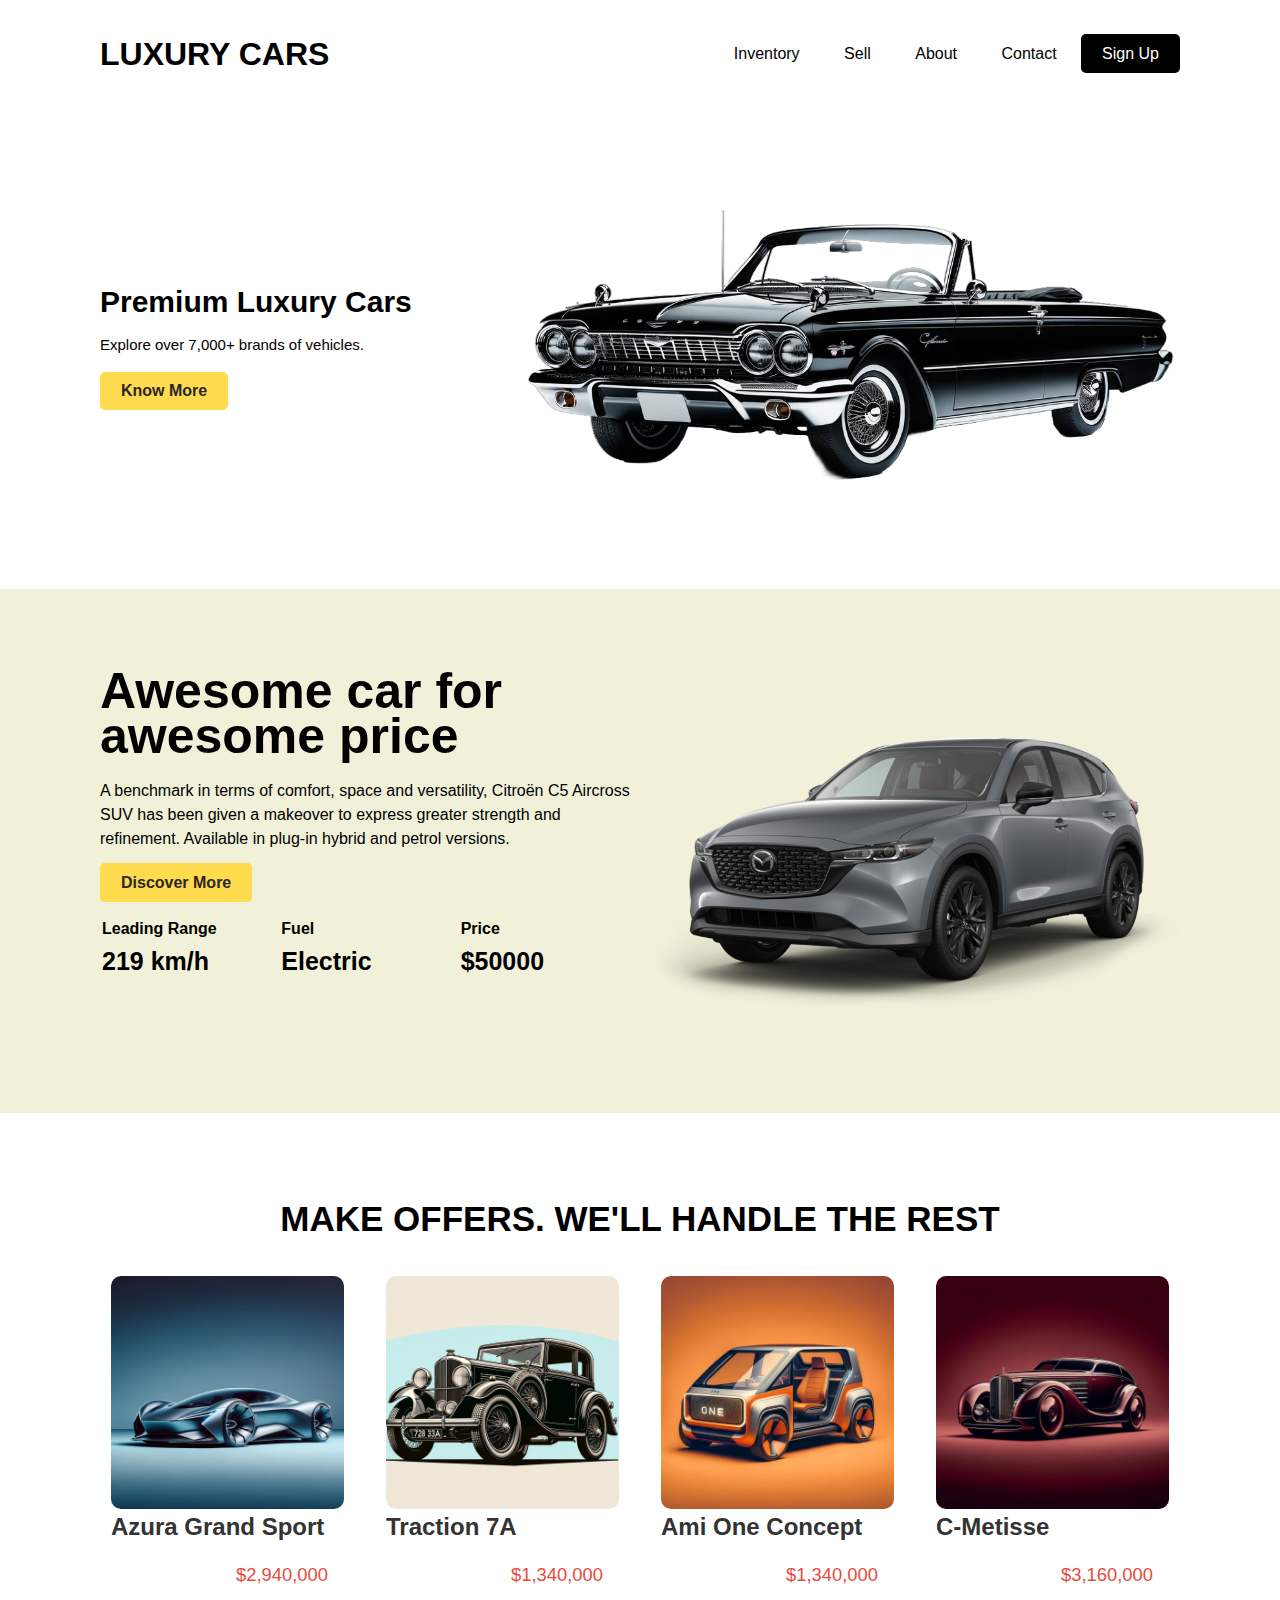
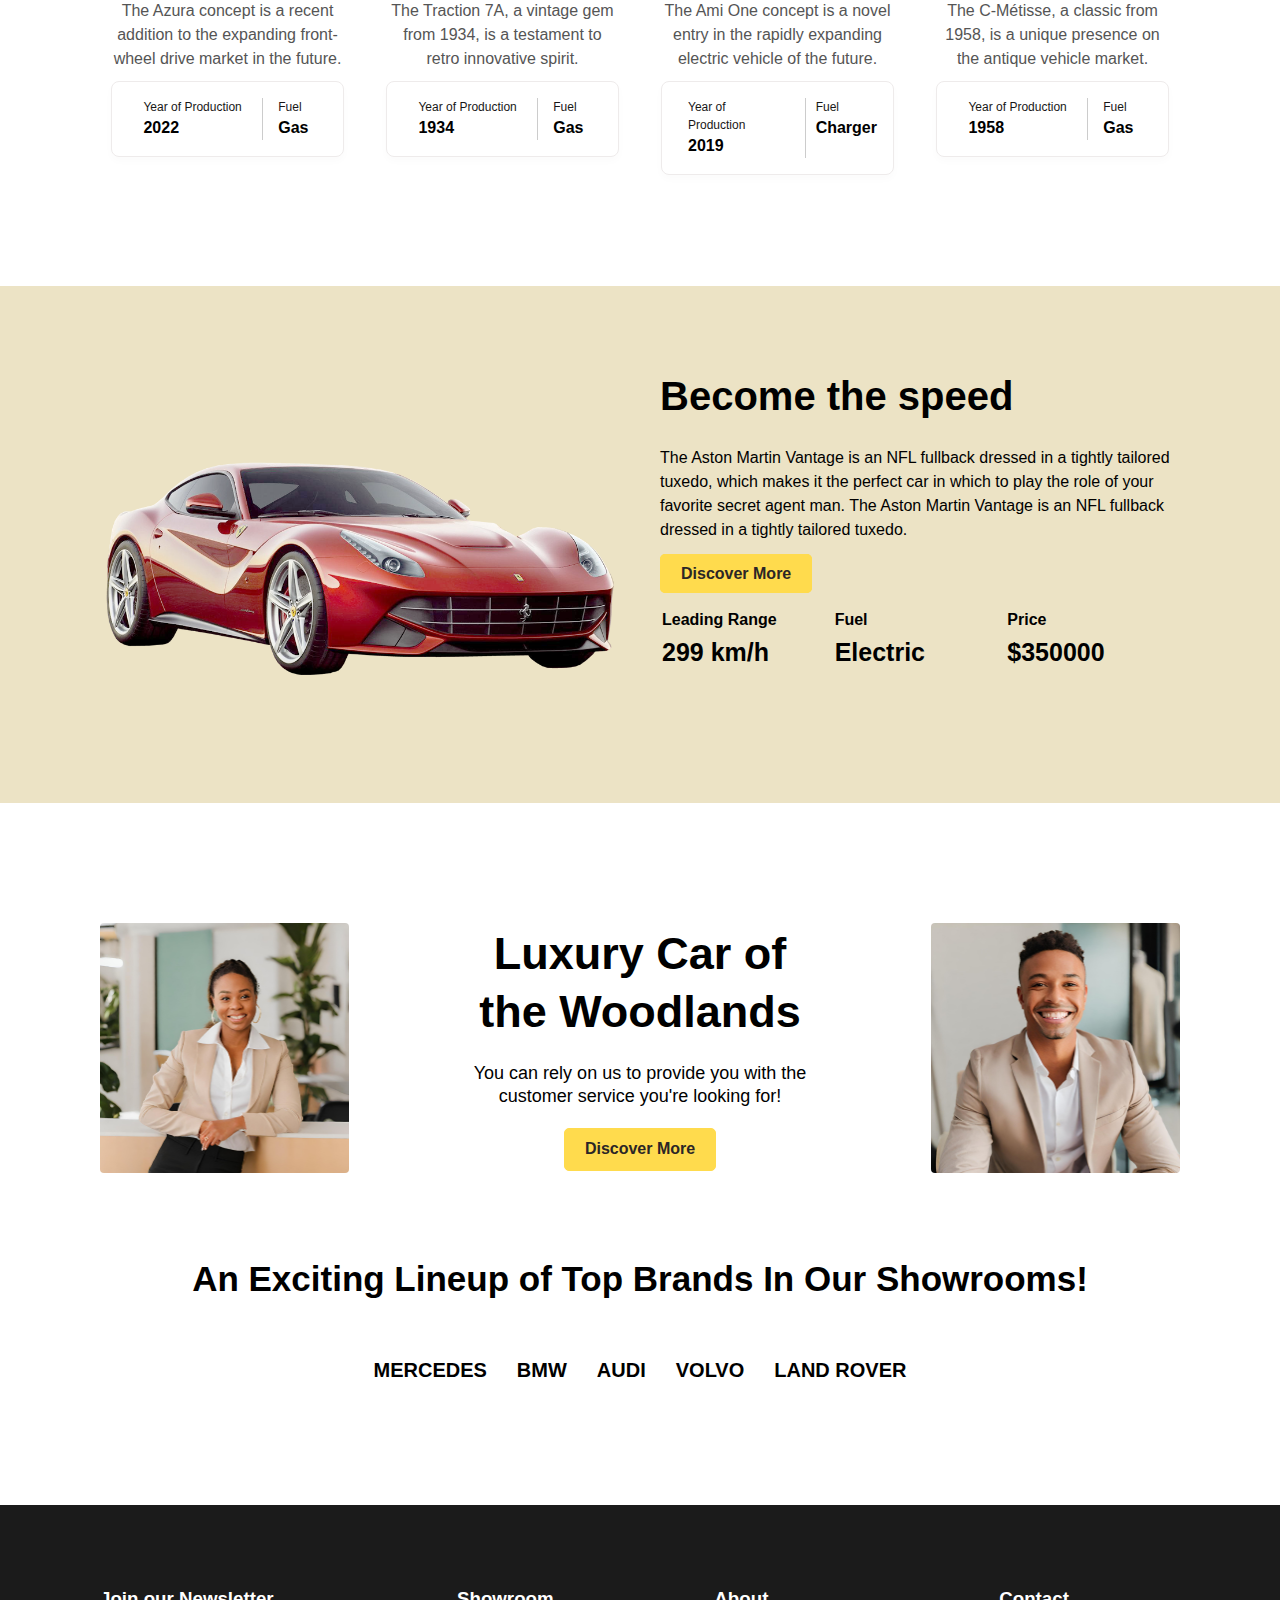
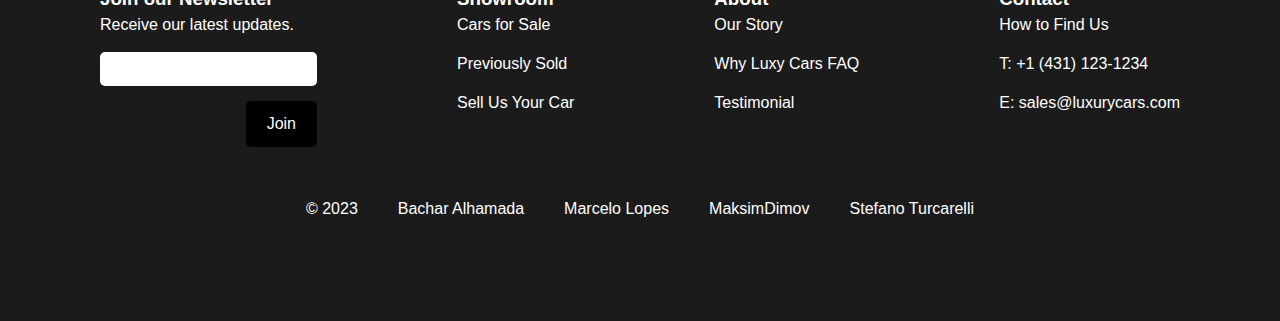
<file: index.html>
<!DOCTYPE html>
<html lang="en" dir="ltr">

<head>
    <meta charset="UTF-8">
    <meta name="viewport" content="width=device-width, initial-scale=1.0">
    <title>Premium Luxury Vehicles</title>
    <link rel="icon" href="https://github.com/marcelolop/premium-luxury-vehicles/blob/main/assets/media/img/favicon.jpg?raw=true" type="image/jpeg">
    <link rel="stylesheet" href="https://cdnjs.cloudflare.com/ajax/libs/font-awesome/6.4.2/css/all.min.css"
        integrity="sha512-z3gLpd7yknf1YoNbCzqRKc4qyor8gaKU1qmn+CShxbuBusANI9QpRohGBreCFkKxLhei6S9CQXFEbbKuqLg0DA=="
        crossorigin="anonymous" referrerpolicy="no-referrer" />
    <link rel="stylesheet" href="./assets/style/reset.css">
    <link rel="stylesheet" href="./assets/style/index.css">
    <script src="./assets/script/index.js" defer></script>
</head>

<body>

    <header>

        <div class="container">
            <nav class="main-nav">
                <div>
                    <a href="./index.html">
                        <h1>LUXURY CARS</h1>
                    </a>
                </div>
                <div>
                    <div>
                        <i class="fa-solid fa-bars"></i>
                    </div>
                </div>
                <div class="desktop-pages">
                    <a href="#">Inventory</a>
                    <a href="#">Sell</a>
                    <a href="#">About</a>
                    <a href="#">Contact</a>
                    <a id="sign-up" href="#">Sign Up</a>
                </div>
            </nav>
        </div>

    </header>

    <main>

        <div class="overlay"></div>

        <!-- Modal -->
        <div class="container">
            <div class="modal">
                <form class="sign-up-modal-container">
                    <a class="sign-up-google" href="#">Sign up with Google</a>
                    <a class="sign-up-apple" href="#">Sign up with Apple</a>
                    <p>or</p>
                    <div class="sign-up-email-password">
                        <label for="email">Email*</label>
                        <input type="email" id="email" placeholder="Enter your email" required>
                        <label for="password">Password*</label>
                        <input type="password" name="password" id="password" cols="30" rows="5"
                            placeholder="Create a password" required></input>
                    </div>
                    <div class="terms-checkbox">
                        <input type="checkbox" name="tc" id="tc">
                        <label for="tc">I agree to the <a class="tc-link" href="#">terms and conditions</a></label>
                    </div>
                    <div class="have-account">
                        <p>Already have an account? <a class="login-link" href="#">Login</a></p>
                        <input id="sign-up-modal-btn" type="button" value="Sign Up" alt="Sign up button">
                    </div>
                </form>
            </div>
        </div>

        <!-- Section Hero Banner -->
        <section class="st-hero-banner">
            <div class="container">
                <div class="st-flex-container-hero-banner">
                    <div class="st-hero-banner-text-container">
                        <h2>Premium Luxury Cars</h2>
                        <p>Explore over 7,000+ brands of vehicles.</p>
                        <a class="app-btn-global-type-x2" href="#">Know More</a>
                    </div>
                    <div class="st-hero-banner-img-container">
                        <img src="./assets/media/img/hero-car.png" alt="Car Hero">
                    </div>
                </div>
            </div>
        </section>

        <!-- Section Discount Offers -->
        <section class="discount-offer">
            <div class="container">
                <div class="discount-offer-flex-container">
                    <div class="discount-offer-text-part">
                        <p>
                        <h2 class="discount-offer-h2-for-text">Awesome car for awesome price</h2>
                        <p class="discount-offer-text">
                            A benchmark in terms of comfort, space and versatility,
                            Citroën C5 Aircross SUV has been given a makeover to
                            express greater strength and refinement. Available in
                            plug-in hybrid and petrol versions.
                        </p>
                        </p>
                        <div class="discount-offer-discover-more-button-div">
                            <a scr="#" class="app-btn-global-type-x2">Discover More</a>
                        </div>
                        <table class="discount-offer-car-stats">
                            <thead>
                                <th>Leading Range</th>
                                <th>Fuel</th>
                                <th>Price</th>
                            </thead>
                            <tbody>
                                <td>219 km/h</td>
                                <td>Electric</td>
                                <td>$50000</td>
                            </tbody>
                        </table>
                    </div>
                    <div class="discount-offer-car-image-div">
                        <img src="./assets/media/img/2024-mazda-cx-5-2.5-s-carbon-edition-package.png"
                            class="discount-offer-car-image">
                    </div>
                </div>
            </div>
        </section>

        <!-- Section Car Offers -->
        <div class="container">
            <section class="car-offers">
                <div class="car-offers-title">
                    <h2>MAKE OFFERS. WE'LL HANDLE THE REST</h2>
                </div>
                <div class="car-list">
                    <!-- Car Item -->
                    <a href="./details.html" class="car-item">
                        <img src="./assets/media/img/futuristic concept car.png" alt="Traction 7A">
                        <h3>Azura Grand Sport</h3>
                        <div class="card-details">
                            <div class="card-rating">
                                <i class="fas fa-star"></i>
                                <i class="fas fa-star"></i>
                                <i class="fas fa-star"></i>
                                <i class="fas fa-star"></i>
                                <i class="fas fa-star-half-alt"></i>
                            </div>
                            <p class="price">$2,940,000</p>
                        </div>
                        <p>The Azura concept is a recent addition to the expanding front-wheel drive market in the future.
                        </p>
                        <div class="card-info">
                            <div class="card-info-item">
                                <span class="info-title">Year of Production</span>
                                <span class="info">2022</span>
                            </div>
                            <div class="card-info-item">
                                <span class="info-title">Fuel</span>
                                <span class="info">Gas</span>
                            </div>
                        </div>
                    </a>
                    <a href="#" class="car-item">
                        <img src="./assets/media/img/Traction 7A,.png" alt="Traction 7A">
                        <h3>Traction 7A</h3>
                        <div class="card-details">
                            <div class="card-rating">
                                <i class="fas fa-star"></i>
                                <i class="fas fa-star"></i>
                                <i class="fas fa-star"></i>
                                <i class="fas fa-star"></i>
                                <i class="fas fa-star-half-alt"></i>
                            </div>
                            <p class="price">$1,340,000</p>
                        </div>
                        <p>The Traction 7A, a vintage gem from 1934, is a testament to retro innovative spirit. 
                        </p>
                        <div class="card-info">
                            <div class="card-info-item">
                                <span class="info-title">Year of Production</span>
                                <span class="info">1934</span>
                            </div>
                            <div class="card-info-item">
                                <span class="info-title">Fuel</span>
                                <span class="info">Gas</span>
                            </div>
                        </div>
                    </a>
                    <a href="#" class="car-item">
                        <img src="./assets/media/img/Ami One Concept car,.png" alt="Traction 7A">
                        <h3>Ami One Concept </h3>
                        <div class="card-details">
                            <div class="card-rating">
                                <i class="fas fa-star"></i>
                                <i class="fas fa-star"></i>
                                <i class="fas fa-star"></i>
                                <i class="fas fa-star"></i>
                                <i class="fas fa-star-half-alt"></i>
                            </div>
                            <p class="price">$1,340,000</p>
                        </div>
                        <p>The Ami One concept is a novel entry in the rapidly expanding electric vehicle of the future.
                        </p>
                        <div class="card-info">
                            <div class="card-info-item">
                                <span class="info-title">Year of Production</span>
                                <span class="info">2019</span>
                            </div>
                            <div class="card-info-item">
                                <span class="info-title">Fuel</span>
                                <span class="info">Charger</span>
                            </div>
                        </div>
                    </a>
                    <a href="#" class="car-item">
                        <img src="./assets/media/img/C-Metisse car,.png" alt="C-Metisse">
                        <h3>C-Metisse</h3>
                        <div class="card-details">
                            <div class="card-rating">
                                <i class="fas fa-star"></i>
                                <i class="fas fa-star"></i>
                                <i class="fas fa-star"></i>
                                <i class="fas fa-star"></i>
                                <i class="fas fa-star-half-alt"></i>
                            </div>
                            <p class="price">$3,160,000</p>
                        </div>
                        <p>The C-Métisse, a classic from 1958, is a unique presence on the antique vehicle market.
                        </p>
                        <div class="card-info">
                            <div class="card-info-item">
                                <span class="info-title">Year of Production</span>
                                <span class="info">1958</span>
                            </div>
                            <div class="card-info-item">
                                <span class="info-title">Fuel</span>
                                <span class="info">Gas</span>
                            </div>
                        </div>
                    </a>
                </div>
            </section>
        </div>

        <!-- Section Sports Car -->
        <section class="sports-car">
            <div class="container">
                <div class="sports-car-flex-container">
                    <div class="sports-car-image-div">
                        <img src="./assets/media/img/ferrari_PNG10630.png" class="sports-car-image">
                    </div>
                    <div class="sports-car-text-part">
                        <h2 class="sports-car-h2-for-text">Become the speed</h2>
                        <p class="sports-car-text">
                            The Aston Martin Vantage is an NFL fullback dressed in a
                            tightly tailored tuxedo, which makes it the perfect car in
                            which to play the role of your favorite secret agent man.
                            The Aston Martin Vantage is an NFL fullback dressed in a
                            tightly tailored tuxedo.
                        </p>
                        <div class="sports-car-discover-more-button-div">
                            <a scr="#" class="app-btn-global-type-x2">Discover More</a>
                        </div>
                        <table class="sports-car-stats">
                            <thead>
                                <th>Leading Range</th>
                                <th>Fuel</th>
                                <th>Price</th>
                            </thead>
                            <tbody>
                                <td>299 km/h</td>
                                <td>Electric</td>
                                <td>$350000</td>
                            </tbody>
                        </table>
                    </div>
                </div>
            </div>
        </section>

        <!-- Section Brands -->
        <section class="brands">
            <div class="container">
                <div class="brands-flex-container">
                    <div>
                        <img src="./assets/media/img/business-woman.png" alt="">
                    </div>
                    <div class="center-div">
                        <h2>Luxury Car of the Woodlands</h2>
                        <p>You can rely on us to provide you with the customer service you're looking for!</p>
                        <a class="app-btn-global-type-x2" href="#">Discover More</a>
                    </div>
                    <div>
                        <img src="./assets/media/img/business-man.png" alt="">
                    </div>
                </div>
                <div class="lineup">
                    <h2>An Exciting Lineup of Top Brands In Our Showrooms!</h2>
                    <div class="brands-logos">
                        <a>Mercedes</a>
                        <a>BMW</a>
                        <a>Audi</a>
                        <a>Volvo</a>
                        <a>Land Rover</a>
                    </div>
                </div>
            </div>
        </section>

    </main>

    <footer>

        <div class="container">
            <div class="row">
                <div>
                    <h3>Join our Newsletter</h3>
                    <div class="newsletter">
                        <p>Receive our latest updates.</p>
                        <input type="text">
                        <a class="join-btn" href="#">Join</a>
                    </div>
                </div>
                <div>
                    <h3>Showroom</h3>
                    <div class="footer-links">
                        <a href="">Cars for Sale</a>
                        <a href="">Previously Sold</a>
                        <a href="">Sell Us Your Car</a>
                    </div>
                </div>
                <div>
                    <h3>About</h3>
                    <div class="footer-links">
                        <a href="#">Our Story</a>
                        <a href="#">Why Luxy Cars FAQ</a>
                        <a href="#">Testimonial</a>
                    </div>
                </div>
                <div>
                    <h3>Contact</h3>
                    <div class="footer-links">
                        <a href="#">How to Find Us</a>
                        <a href="#">T: +1 (431) 123-1234</a>
                        <a href="mailto:sales@luxurycars.com">E: sales@luxurycars.com</a>
                    </div>
                </div>
            </div>
            <div class="copyright">
                <div class="authors">
                    <p>&copy; 2023</p>
                    <a href="https://github.com/bachar157" target="_blank">Bachar Alhamada</a>
                    <a href="https://github.com/marcelolop" target="_blank">Marcelo Lopes</a>
                    <a href="https://github.com/MaksimDimov" target="_blank">MaksimDimov</a>
                    <a href="https://github.com/stefanoturcarelli" target="_blank">Stefano Turcarelli</a>
                </div>
            </div>
        </div>

    </footer>

</body>

</html>
</file>
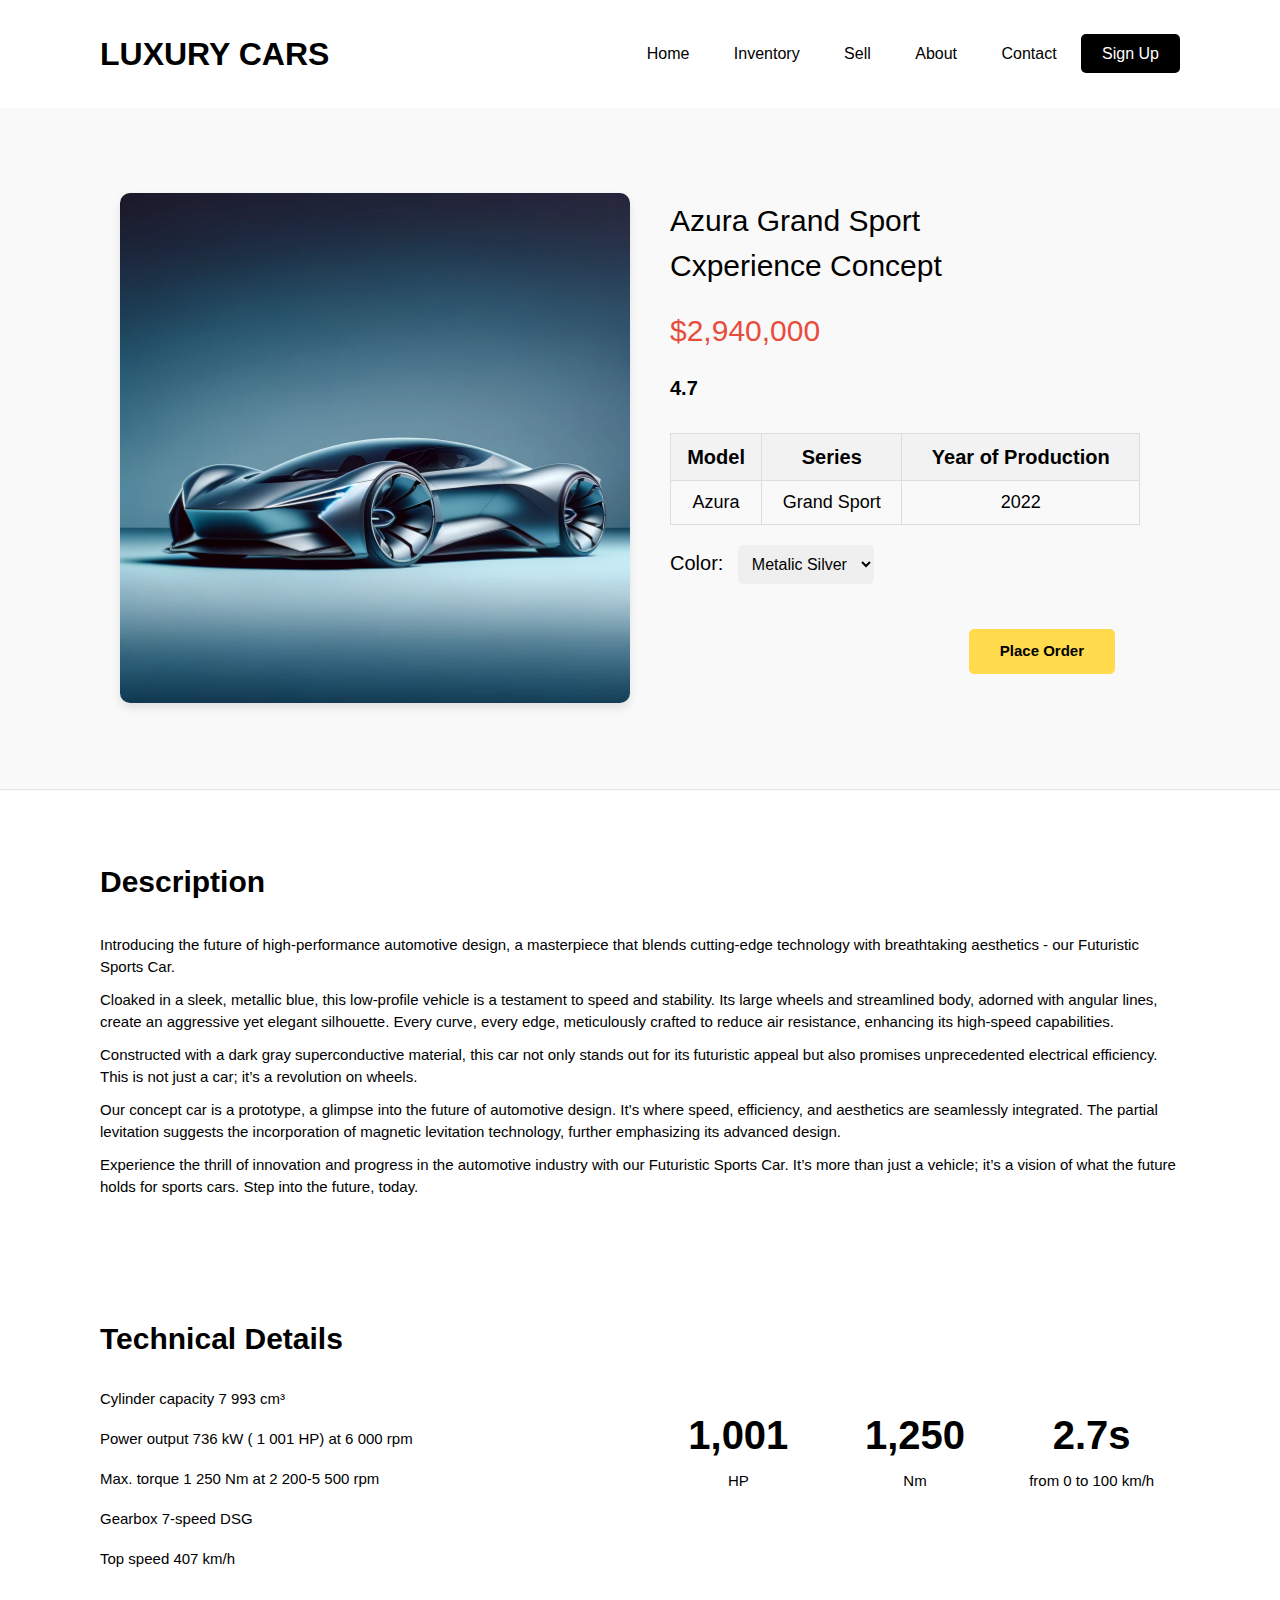
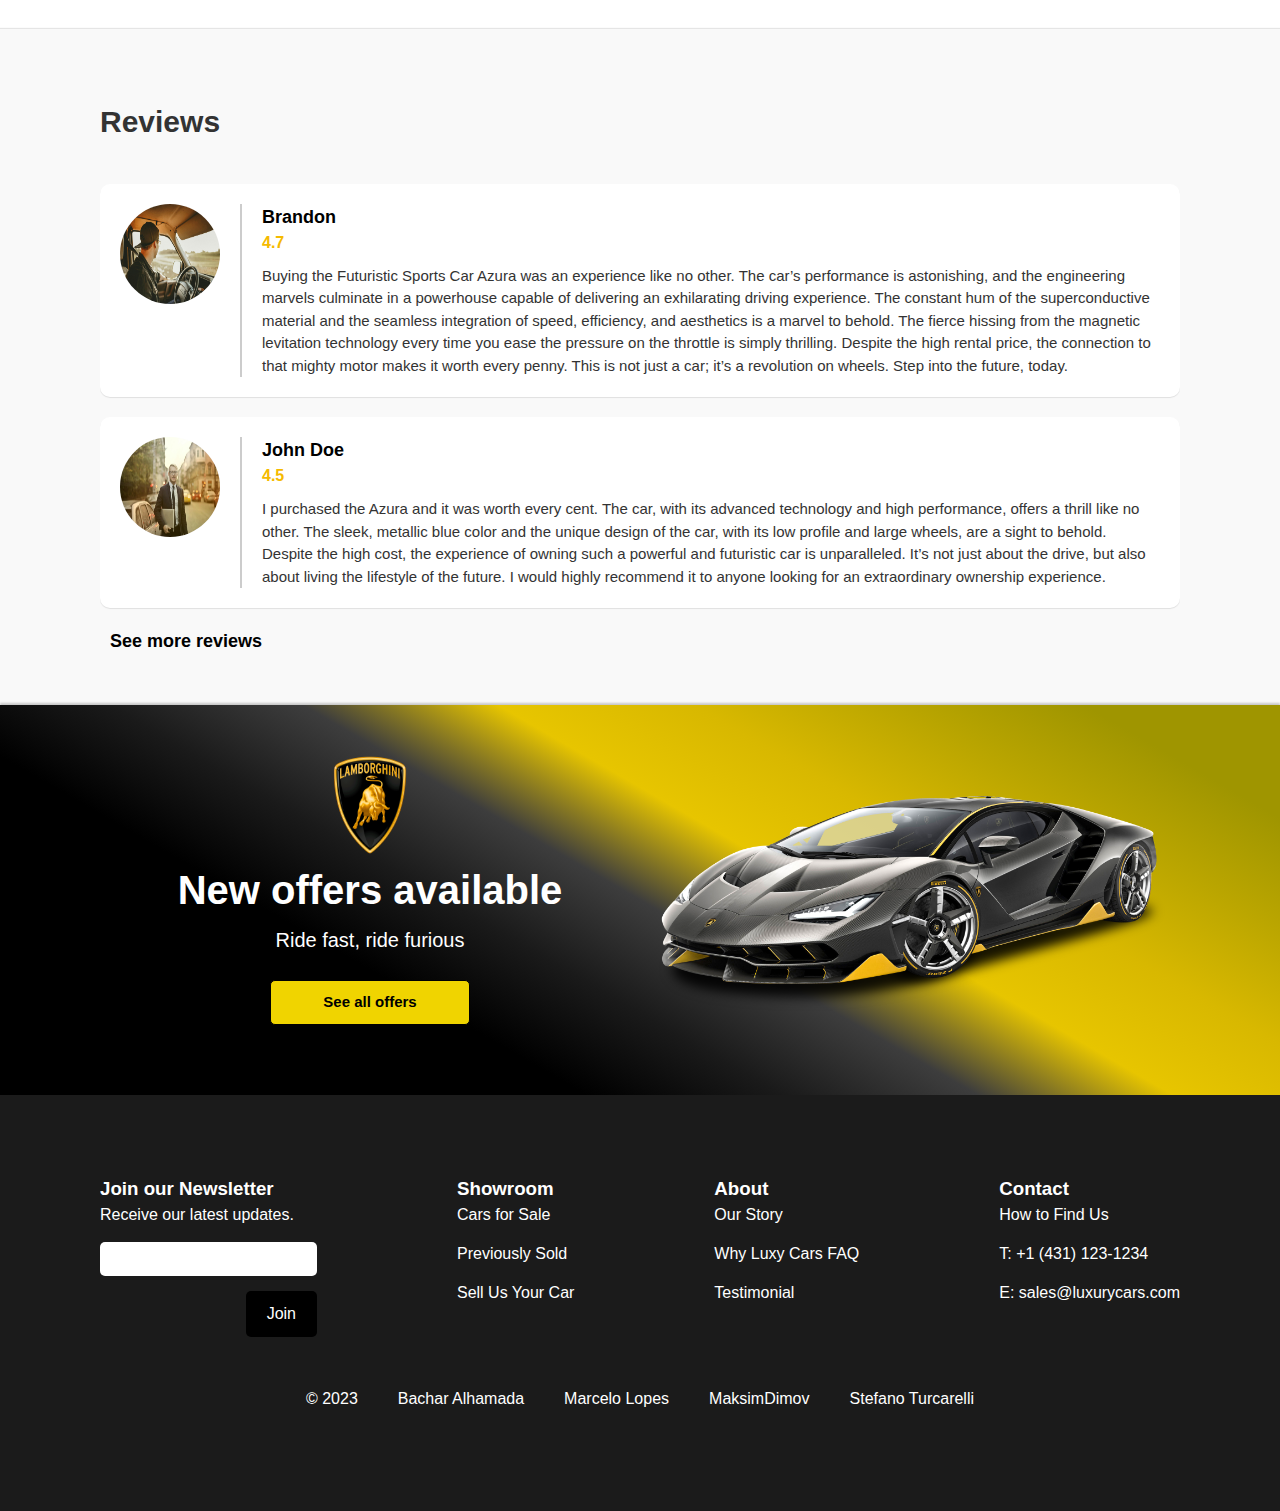
<file: details.html>
<!DOCTYPE html>
<html lang="en">

<head>
    <meta charset="UTF-8">
    <meta name="viewport" content="width=device-width, initial-scale=1.0">
    <link rel="stylesheet" href="./assets/style/details.css">
    <link rel="icon" href="https://github.com/marcelolop/premium-luxury-vehicles/blob/main/assets/media/img/favicon.jpg?raw=true" type="image/jpeg">
    <link rel="stylesheet" href="./assets/style/reset.css">
    <link rel="stylesheet" href="./assets/style/header-footer.css">
    <link rel="stylesheet" href="https://cdnjs.cloudflare.com/ajax/libs/font-awesome/6.4.2/css/all.min.css"
        integrity="sha512-z3gLpd7yknf1YoNbCzqRKc4qyor8gaKU1qmn+CShxbuBusANI9QpRohGBreCFkKxLhei6S9CQXFEbbKuqLg0DA=="
        crossorigin="anonymous" referrerpolicy="no-referrer" />
    <script src="./assets/script/index.js" defer></script>
    <title>Azura Grand Sport Cxperience Concept</title>
</head>

<body>
    
    <header>
        <div class="container">
            <nav class="main-nav">
                <div>
                    <a href="./index.html">
                        <h1>LUXURY CARS</h1>
                    </a>
                </div>
                <div>
                    <div>
                        <i class="fa-solid fa-bars"></i>
                    </div>
                </div>
                <div class="desktop-pages">
                    <a href="./index.html">Home</a>
                    <a href="#">Inventory</a>
                    <a href="#">Sell</a>
                    <a href="#">About</a>
                    <a href="#">Contact</a>
                    <a id="sign-up" href="#">Sign Up</a>
                </div>
            </nav>
        </div>
    </header>

    <main>
        <div class="overlay"></div>
        <div class="container">

            <!-- Modal -->
            <div class="modal">
                <form class="sign-up-modal-container">
                    <a class="sign-up-google" href="#">Sign up with Google</a>
                    <a class="sign-up-apple" href="#">Sign up with Apple</a>
                    <p>or</p>
                    <div class="sign-up-email-password">
                        <label for="email">Email:*</label>
                        <input type="email" id="email" placeholder="Enter your email" required>
                        <label for="password">Password:*</label>
                        <input name="password" id="password" cols="30" rows="5" placeholder="Create a password"
                            required></input>
                    </div>
                    <div class="terms-checkbox">
                        <input type="checkbox" name="tc" id="tc">
                        <label for="tc">I agree to the <a class="tc-link" href="#">terms and conditions</a></label>
                    </div>
                    <div class="have-account">
                        <p>Already have an account? <a class="login-link" href="#">Login</a></p>
                        <input id="sign-up-modal-btn" type="button" value="Sign Up" alt="Sign up button">
                    </div>
                </form>
            </div>
        </div>
        <section id="product">
            <div class="container product-detail">
                <div class="left-content">
                    <img id="image" src="./assets/media/img/futuristic concept car.png"
                        alt="Azura Grand Sport Cxperience Concept">
                </div>
                <div class="right-content">
                    <h2>Azura Grand Sport Cxperience Concept</h2>
                    <div class="price">
                        <h2>$2,940,000</h2>
                    </div>
                    <div class="star-rating">
                        <div class="stars">
                            <i class="fas fa-star"></i>
                            <i class="fas fa-star"></i>
                            <i class="fas fa-star"></i>
                            <i class="fas fa-star"></i>
                            <i class="fas fa-star-half-alt"></i>
                            <p>4.7</p>
                        </div>
                    </div>
                    <div class="basic-list-details">
                        <table>
                            <tr>
                                <th>Model</th>
                                <th>Series</th>
                                <th>Year of Production</th>
                            </tr>
                            <tr>
                                <td>Azura</td>
                                <td>Grand Sport</td>
                                <td>2022</td>
                            </tr>
                        </table>
                    </div>
                    <div class="color-options">
                        <label for="color">Color:</label>
                        <select title="Color" name="color" id="color">
                            <option class="color-options" value="white">Metalic Silver</option>
                            <option class="color-options" value="black">Black</option>
                            <option class="color-options" value="red">Red</option>
                        </select>
                    </div>
                    <div class="place-order">
                        <button>Place Order</button>
                    </div>
                </div>
            </div>
        </section>
        <section id="description">
            <div class="container specific-details">
                <div class="description">
                    <h2>Description</h2>
                    <p>
                        Introducing the future of high-performance automotive design, a masterpiece that blends
                        cutting-edge technology with breathtaking aesthetics - our Futuristic Sports Car.
                    </p>
                    <p>
                        Cloaked in a sleek, metallic blue, this low-profile vehicle is a testament to speed and
                        stability. Its large wheels and streamlined body, adorned with angular lines, create an
                        aggressive yet elegant silhouette. Every curve, every edge, meticulously crafted to reduce air
                        resistance, enhancing its high-speed capabilities.
                    </p>
                    <p>
                        Constructed with a dark gray superconductive material, this car not only stands out for its
                        futuristic appeal but also promises unprecedented electrical efficiency. This is not just a car;
                        it’s a revolution on wheels.
                    </p>
                    <p>
                        Our concept car is a prototype, a glimpse into the future of automotive design. It’s where
                        speed, efficiency, and aesthetics are seamlessly integrated. The partial levitation suggests the
                        incorporation of magnetic levitation technology, further emphasizing its advanced design.
                    </p>
                    <p>
                        Experience the thrill of innovation and progress in the automotive industry with our Futuristic
                        Sports Car. It’s more than just a vehicle; it’s a vision of what the future holds for sports
                        cars. Step into the future, today.
                    </p>
                </div>
            </div>
        </section>
        <section id="details">
            <div class="container">
                <div class="details">
                    <div class="technical-details">
                        <h2>Technical Details</h2>
                        <ul>
                            <li>Cylinder capacity 7 993 cm³</li>
                            <li>Power output 736 kW ( 1 001 HP) at 6 000 rpm</li>
                            <li>Max. torque 1 250 Nm at 2 200-5 500 rpm</li>
                            <li>Gearbox 7-speed DSG</li>
                            <li>Top speed 407 km/h</li>
                        </ul>
                    </div>
                    <div class="general-details">
                        <div class="general-text">
                            <h2>1,001</h2>
                            <span>HP</span>
                        </div>
                        <div class="general-text">
                            <h2>1,250</h2>
                            <span>Nm</span>
                        </div>
                        <div class="general-text">
                            <h2>2.7s</h2>
                            <span>from 0 to 100 km/h</span>
                        </div>
                    </div>
                </div>
            </div>
        </section>
        <section id="reviews">
            <div class="container">
                <h2>Reviews</h2>
                <ul class="review-list">
                    <li class="review-item">
                        <img class="user-logo"
                            src="./assets/media/img/details-images/user-images/pexels-tobi-620332.jpg" alt="User 1">
                        <div class="review-content">
                            <h3 class="user-name">Brandon</h3>
                            <div class="star-rating">
                                <i class="fas fa-star"></i>
                                <span>4.7</span>
                            </div>
                            <p class="user-review">Buying the Futuristic Sports Car Azura was an experience
                                like no other. The car’s performance is astonishing,
                                and the engineering marvels culminate in a powerhouse
                                capable of delivering an exhilarating driving experience.
                                The constant hum of the superconductive material and the seamless
                                integration of speed, efficiency, and aesthetics is a marvel to behold.
                                The fierce hissing from the magnetic levitation technology every time you
                                ease the pressure on the throttle is simply thrilling. Despite the high
                                rental price, the connection to that mighty motor makes it worth every penny. This is
                                not just a car; it’s a revolution on wheels. Step into the future, today.
                            </p>
                        </div>
                    </li>
                    <li class="review-item">
                        <img class="user-logo"
                            src="./assets/media/img/details-images/user-images/pexels-andrea-piacquadio-3771089.jpg"
                            alt="User 2">
                        <div class="review-content">
                            <h3 class="user-name">John Doe</h3>
                            <div class="star-rating">
                                <i class="fas fa-star"></i>
                                <span>4.5</span>
                            </div>
                            <p class="user-review">I purchased the Azura and it
                                was worth every cent. The car, with its advanced technology and
                                high performance, offers a thrill like no other. The sleek, metallic
                                blue color and the unique design of the car, with its low profile and
                                large wheels, are a sight to behold. Despite the high cost, the experience
                                of owning such a powerful and futuristic car is unparalleled. It’s not just
                                about the drive, but also about living the lifestyle of the future. I would highly
                                recommend it to anyone looking for an extraordinary ownership experience.</p>
                        </div>
                    </li>
                    <!-- More reviews -->
                </ul>
                <a href="#" title="See all reviews">See more reviews</a>
            </div>
        </section>
        <section id="hero-banner">
            <div class="container hero-banner">
                <div class="banner-content">
                    <img class="icon-brands" src="./assets/media/icons/Lamborghini-Logo.png" alt="Icon 2">
                    <h2>New offers available</h2>
                    <p>Ride fast, ride furious</p>
                    <a href="#" title="See all offers">See all offers</a>
                </div>
                <div class="hero-banner-images">
                    <img class="banner-image"
                        src="./assets/media/img/details-images/purepng.com-black-lamborghini-centenario-lp-770-4-carcarvehicletransportlamborghini-961524643309tcjkp.png"
                        alt="Image 2">
                </div>
            </div>
        </section>
    </main>
    <footer>
        <div class="container">
            <div class="row">
                <div>
                    <h3>Join our Newsletter</h3>
                    <div class="newsletter">
                        <p>Receive our latest updates.</p>
                        <input type="text">
                        <a class="join-btn" href="#">Join</a>
                    </div>
                </div>
                <div>
                    <h3>Showroom</h3>
                    <div class="footer-links">
                        <a href="">Cars for Sale</a>
                        <a href="">Previously Sold</a>
                        <a href="">Sell Us Your Car</a>
                    </div>
                </div>
                <div>
                    <h3>About</h3>
                    <div class="footer-links">
                        <a href="#">Our Story</a>
                        <a href="#">Why Luxy Cars FAQ</a>
                        <a href="#">Testimonial</a>
                    </div>
                </div>
                <div>
                    <h3>Contact</h3>
                    <div class="footer-links">
                        <a href="#">How to Find Us</a>
                        <a href="#">T: +1 (431) 123-1234</a>
                        <a href="mailto:sales@luxurycars.com">E: sales@luxurycars.com</a>
                    </div>
                </div>
            </div>
            <div class="copyright">
                <div class="authors">
                    <p>&copy; 2023</p>
                    <a title="Authors" href="https://github.com/bachar157" target="_blank" rel="noopener">Bachar
                        Alhamada</a>
                    <a title="Authors" href="https://github.com/marcelolop" target="_blank" rel="noopener">Marcelo
                        Lopes</a>
                    <a title="Authors" href="https://github.com/MaksimDimov" target="_blank"
                        rel="noopener">MaksimDimov</a>
                    <a title="Authors" href="https://github.com/stefanoturcarelli" target="_blank"
                        rel="noopener">Stefano Turcarelli</a>
                </div>
            </div>
        </div>
    </footer>
</body>

</html>
</file>
<file: assets/style/header-footer.css>
/* ! ------------------------------------------------------------------------ */
/* ! Header                                                                   */
/* ! ------------------------------------------------------------------------ */

header {
  background-color: #fff;
}

.main-nav {
  align-items: baseline;
  display: flex;
  justify-content: space-between;
  align-items: center;
  padding: 3rem 0;
}

.main-nav h1 {
  color: #000;
}

.desktop-pages a {
  color: #000;
  padding: 1rem 2rem;
}

.desktop-pages a:last-child {
  background-color: #000;
  border: 0.1rem solid transparent;
  border-radius: 0.5rem;
  color: #fff;
  transition: all 0.3s ease-in-out;
}

.desktop-pages a:last-child:hover {
  background-color: #fff;
  border-radius: 0.5rem;
  border: #000 0.1rem solid;
  color: #000;
}

.main-nav .fa-bars {
  display: none;
}

@media (max-width: 768px) {
  .desktop-pages {
    display: none;
  }

  .main-nav .fa-bars {
    display: block;
    font-size: 2.5rem;
  }
}

/* ! ------------------------------------------------------------------------ */
/* ! Footer                                                                   */
/* ! ------------------------------------------------------------------------ */

footer {
  padding: 8rem 0;
}

footer,
footer a {
  background-color: #1b1b1b;
  color: #fff;
}

.row {
  display: flex;
  justify-content: space-between;
  align-items: flex-start;
}

.footer-links,
.newsletter {
  display: flex;
  flex-direction: column;
  justify-content: flex-start;
  gap: 1.5rem;
}

.newsletter input {
  border-radius: 0.5rem;
  padding: 0.5rem;
}

.copyright {
  display: flex;
  flex-direction: column;
  justify-content: center;
  align-items: center;
  padding: 2rem 0;
}

.join-btn {
  align-self: flex-end;
  padding: 1rem 2rem;
  background-color: #000;
  border: 0.1rem solid transparent;
  border-radius: 0.5rem;
  color: #fff;
  transition: all 0.3s ease-in-out;
}

.join-btn:hover {
  background-color: #fff;
  border: 0.1rem solid #000;
  border-radius: 0.5rem;
  color: #000;
  transition: all 0.3s ease-in-out;
}

.authors {
  padding-top: 3rem;
  display: flex;
  justify-content: center;
  align-items: center;
  gap: 4rem;
}

@media (max-width: 768px) {
  .row div {
    width: 100%;
    text-align: center;
  }

  .newsletter {
    align-items: center;
  }

  .join-btn {
    align-self: center;
  }

  .newsletter input {
    width: 80%;
  }
}

/* ! ------------------------------------------------------------------------ */
/* ! Login Dialog                                                             */
/* ! ------------------------------------------------------------------------ */

.overlay,
.modal {
  visibility: hidden;
  opacity: 0;
  position: fixed;
}

.overlay {
  top: 0;
  left: 0;
  width: 100%;
  height: 100%;
  background-color: rgba(0, 0, 0, 0.5);
  z-index: 1;
  transition: all 0.5s ease;
  cursor: pointer;
}

.modal {
  top: 50%;
  left: 50%;
  transform: translate(-50%, -50%);
  background-color: #fff;
  padding: 1.5rem;
  border-radius: 0.4rem;
  display: flex;
  align-items: center;
  justify-content: center;
  text-align: center;
  translate: 0 -15px;
  transition: all 0.5s ease;
  z-index: 2;
  width: 35rem;
}

.sign-up-modal-container {
  display: flex;
  flex-direction: column;
  justify-content: center;
  align-items: center;
  gap: 2rem;
  width: 100%;
  padding: 0.5rem;
}

.valid {
  background-image: url(../media/icons/check-mark.png);
  background-position-x: right 1rem;
  background-position-y: center;
  background-repeat: no-repeat;
  background-size: 10%;
}

.visible {
  visibility: visible;
  opacity: 1;
  translate: 0 0;
}

.sign-up-google {
  background-image: url(../media/icons/google.jpg);
  background-size: 8%;
  background-repeat: no-repeat;
  background-position-x: 4.5rem;
  background-position-y: center;
}

.sign-up-apple {
  background-image: url(../media/icons/apple.png);
  background-size: 9%;
  background-repeat: no-repeat;
  background-position-x: 4.5rem;
  background-position-y: center;
}

.sign-up-google,
.sign-up-apple,
.sign-up-email-password input {
  border: 0.1rem solid #e6eaec;
  border-radius: 0.5rem;
  padding: 1rem;
  width: 100%;
  color: #000;
}

.sign-up-email-password {
  display: flex;
  flex-direction: column;
  text-align: left;
  width: 100%;
  gap: 0.5rem;
}

.have-account {
  display: flex;
  justify-content: space-between;
  align-items: center;
  width: 100%;
}

.have-account p {
  font-size: 1.1rem;
}

#sign-up-modal-btn {
  background-color: #000;
  border: 0.1rem solid transparent;
  border-radius: 0.5rem;
  padding: 1rem 2rem;
  color: #fff;
  transition: all 0.3s ease-in-out;
}

.tc-link,
.login-link {
  text-decoration: underline #d4d4d4;
  color: #1b1b1b;
}

@media (max-width: 668px) {
  .row {
    flex-direction: column;
    justify-content: center;
    align-items: center;
    gap: 5rem;
  }

  .authors {
    flex-direction: column;
    justify-content: center;
    align-items: center;
    gap: 5rem;
  }
}

/* ! ------------------------------------------------------------------------ */
/* ! Login Dialog                                                             */
/* ! ------------------------------------------------------------------------ */

.overlay,
.modal {
  visibility: hidden;
  opacity: 0;
  position: fixed;
}

.overlay {
  top: 0;
  left: 0;
  width: 100%;
  height: 100%;
  background-color: rgba(0, 0, 0, 0.5);
  z-index: 1;
  transition: all 0.5s ease;
  cursor: pointer;
}

.modal {
  top: 50%;
  left: 50%;
  transform: translate(-50%, -50%);
  background-color: #fff;
  padding: 1.5rem;
  border-radius: 0.4rem;
  display: flex;
  align-items: center;
  justify-content: center;
  text-align: center;
  translate: 0 -15px;
  transition: all 0.5s ease;
  z-index: 2;
  width: 35rem;
}

.sign-up-modal-container {
  display: flex;
  flex-direction: column;
  justify-content: center;
  align-items: center;
  gap: 2rem;
  width: 100%;
  padding: 0.5rem;
}

.valid {
  background-image: url(../media/icons/check-mark.png);
  background-position-x: 27rem;
  background-position-y: center;
  background-repeat: no-repeat;
  background-size: 10%;
}

.visible {
  visibility: visible;
  opacity: 1;
  translate: 0 0;
}

.sign-up-google,
.sign-up-apple,
.sign-up-email-password input {
  border: 0.1rem solid #e6eaec;
  border-radius: 0.5rem;
  padding: 1rem;
  width: 100%;
}

.sign-up-email-password {
  display: flex;
  flex-direction: column;
  text-align: left;
  width: 100%;
  gap: 0.5rem;
}

.have-account {
  display: flex;
  justify-content: space-between;
  align-items: center;
  width: 100%;
}

.have-account p {
  font-size: 1.1rem;
}

#sign-up-modal-btn {
  background-color: #000;
  border: 0.1rem solid transparent;
  border-radius: 0.5rem;
  padding: 1rem 2rem;
  color: #fff;
  transition: all 0.3s ease-in-out;
}

.tc-link,
.login-link {
  text-decoration: underline #d4d4d4;
  color: #1b1b1b;
}

@media (max-width: 668px) {
  .row {
    flex-direction: column;
    justify-content: center;
    align-items: center;
    gap: 5rem;
  }

  .authors {
    flex-direction: column;
    justify-content: center;
    align-items: center;
    gap: 5rem;
  }
}
</file>
<file: assets/style/index.css>
@import url(./reset.css);
@import url(./header-footer.css);

section {
  padding: 8rem 0;
}

/* ! ------------------------------------------------------------------------ */
/* ! ST Section Hero Banner                                                      */
/* ! ------------------------------------------------------------------------ */

.st-flex-container-hero-banner {
  display: flex;
  flex-direction: column;
  justify-content: center;
  align-items: center;
  gap: 2rem;
  margin: 2rem 0;
}

.st-flex-container-hero-banner h2 {
  font-size: 5rem;
}

.st-flex-container-hero-banner p {
  font-size: 2rem;
}

.st-hero-banner-img-container {
  width: 70%;
  flex: 1.6;
}

.st-hero-banner-text-container {
  display: flex;
  flex-direction: column;
  justify-content: center;
  align-items: center;
  gap: 1rem;
  width: 45%;
  flex: 1;
}

@media (min-width: 1024px) {
  .st-flex-container-hero-banner {
    justify-content: space-between;
  }

}

@media (min-width: 768px) {
  .st-flex-container-hero-banner {
    flex-direction: row;
    gap: 0rem;
  }
  .st-hero-banner-text-container {
    align-items: flex-start;
  }

  .st-hero-banner-text-container h2 {
    text-align: left !important;
  }

}

@media (min-width: 320px) {

  .st-flex-container-hero-banner h2 {
    font-size: 3rem;
    text-align: center;
  }

  .st-flex-container-hero-banner p {
    font-size: 1.5rem;
  }

  .st-hero-banner-text-container {
    width: 100%;
    gap: 2rem;
    line-height: 1;
  }

  .st-hero-banner-img-container {
    width: 100%;
  }
}
/* !------------------------------------------- */

.hero-banner {
  display: flex;
  align-items: center;
  justify-content: space-between;
  padding-top: 6rem;
}

.luxury-vehicles-title {
  text-align: left;
  position: absolute;
  top: 20px;
  left: 7rem;
  color: #000;
  font-size: 2.5em;
}

.hero-image-container {
  position: relative;
  width: 60%;
  order: 2;
  background-image: radial-gradient(
    circle at top,
    #ffffff 60%,
    rgba(95, 153, 143, 0.15)
  );
  border-radius: 8px; /* Optional: if you want rounded corners */
  box-shadow: 0px 4px 8px rgba(0, 0, 0, 0.01); /* Horizontal offset, vertical offset, blur radius, color */
  bottom: 6rem;
  background-position: left top;
  display: flex;
  justify-content: center;
}

.hero-image {
  width: 80%;
  height: 100%;
  display: flex;
  padding-bottom: 5rem;
}

section.hero-banner .circla-label img {
  position: absolute;
  left: -50px;
  bottom: -25px;
  width: 14rem;
}

.thumbnail-container {
  background-color: rgb(235, 100, 76);
  width: 150px;
  height: auto;
  border-radius: 8px;
  margin-bottom: 10px;
}

.thumbnail {
  width: 150px;
  height: 120px;
  border-radius: 8px;
  margin-bottom: 10px;
  position: relative;
  bottom: 1rem;
  left: 1rem;
}

.description {
  margin: 25px 0px;
}

.explore-button {
  background-color: #ffcc00;
  color: #000;
  padding: 10px 20px;
  font-weight: bold;
  border-radius: 4px;
  margin-bottom: 25px;
  font-size: 16px;
  font-weight: bold;
  border-radius: 5px;
  box-shadow: 0px 4px 8px rgba(0, 0, 0, 0.2);
  transition: box-shadow 0.3s ease;
}

.explore-button:hover {
  background-color: #e6b800;
}

.specs {
  display: flex;
  align-items: center;
  justify-content: flex-start;
  gap: 2rem;
}

.spec-item {
  text-align: center;
}

.spec-item h3 {
  color: #333;
  margin-bottom: 5px;
}

.spec-item p {
  color: #000;
  font-size: 1.5em;
  font-weight: bold;
}

.spec-item:last-child {
  margin-right: 0;
}

.car-offers {
  background-color: #fff;
}

.car-offers-title h2 {
  color: #000;
  font-size: 3.5rem;
  text-align: center;
  margin-bottom: 2rem;
}

.car-offers .heading p {
  color: #555;
  font-size: 1em;
  margin-bottom: 20px;
}

.car-list {
  display: flex;
  grid-template-columns: repeat(4, 1fr);
  justify-content: space-between;
  justify-items: center;
  grid-gap: 2rem;
}

.car-item {
  box-sizing: border-box;
  text-align: center;
  width: 300px;
  border-radius: 10px;
  box-shadow: 0 4px 8px rgba(0, 0, 0, 0);
  margin-bottom: 20px;
  padding: 10px;
  border: 0.1rem solid transparent;
  transition: 0.1s all ease-in-out;
}

.car-item:hover {
  border: 0.1rem solid #dcdcdc;
}

.car-item img {
  width: 100%;
  height: auto;
  border-radius: 10px;
}
.card-details {
  display: flex;
  align-items: center;
  justify-content: space-between;
  padding: 0 16px;
  margin-top: 16px;
}

.car-item h3 {
  color: #333;
  font-size: 1.5em;
  text-align: left;
  white-space: nowrap;
}

.card-rating {
  color: rgb(189, 112, 50);
  font-size: 13px;
  margin-bottom: 7px;
}

.car-item .price {
  color: #e84c3d;
  font-size: 1.15em;
  margin-bottom: 10px;
}

.car-item p {
  color: #555;
  font-size: 1em;
  margin-bottom: 10px;
}

.car-info {
  list-style: none;
  padding: 0;
  color: #555;
  font-size: 0.9em;
}

.car-info li {
  margin-bottom: 5px;
}

.card {
  width: 277px;
  box-shadow: 0 4px 8px rgba(0, 0, 0, 0.2);
  background-color: white;
  border-radius: 8px;
  overflow: hidden;
}

.card-image {
  width: 100%;
  display: block;
}

.card-title {
  font-size: 24px;
  color: #333;
}

.card-price {
  font-size: 18px;
  color: #e84c3d;
  font-weight: bold;
}

.card-description {
  font-size: 14px;
  color: #555;
}

.card-info {
  padding: 16px;
  display: flex;
  justify-content: space-evenly;
  border: 0.05px solid #eeebeb;
  border-radius: 8px;
  box-shadow: 0 4px 8px rgba(0, 0, 0, 0.02);
  overflow: hidden;
}

.card-info-item {
  padding-left: 1rem;
}

.card-info-item .info-title {
  display: flex;
  font-size: 12px;
  color: #181717;
  padding-right: 2rem;
}

.card-info-item {
  text-align: left;
}

.card-info-item:not(:last-child) {
  border-right: 1px solid #ccc;
}

.info {
  font-size: 16px;
  color: #000000;
  font-weight: bold;
}

@media (max-width: 1190px) {
  .hero-banner {
    flex-direction: column;
  }

  .hero-image-container {
    width: 100%;
  }

  .circla-label img {
    width: 20%;
    right: 10%;
    bottom: 10%;
  }

  .cta {
    width: 100%;
    order: 2;
  }
}

@media (max-width: 768px) {
  .hero-image-container {
    width: 100%;
  }

  .circla-label img {
    width: 10rem;
    right: 5%;
    bottom: 5%;
  }

  .cta {
    order: 3;
  }
}
@media (max-width: 1050px) {
  .car-list {
    grid-template-columns: repeat(2, 1fr); /* Adjusts to a two-column layout */
    display: grid;
  }
  .car-offers-title h2 {
  }
  .car-item {
    width: 90%;
  }
  .card-rating {
    font-size: 16px;
    margin-bottom: 7px;
  }
}

/* For screens smaller than 600px: 1 card in a row */
@media (max-width: 600px) {
  .car-list {
    grid-template-columns: 1fr; /* Adjusts to a single-column layout */
    justify-items: stretch;
    justify-items: center;
  }
}
.app-btn-global-type-x1 {
  background-color: #131212;
  border: 0.1rem solid #131212;
  border-radius: 0.5rem;
  padding: 1rem 2rem;
  color: rgb(244, 244, 240);
  transition: all 0.5s ease-in-out;
  font-weight: 600;
}

.app-btn-global-type-x1:hover {
  background-color: rgb(244, 244, 240);
  color: #131212;
}

.app-btn-global-type-x2 {
  background-color: #ffdb4d;
  border: 0.1rem solid #ffdb4d;
  border-radius: 0.5rem;
  padding: 1rem 2rem;
  color: #2b2626;
  transition: all 0.1s ease-in-out;
  font-weight: 600;
}

.app-btn-global-type-x2:hover {
  border: 0.1rem solid #2b2626;
}

.app-btn-global-type-x3 {
  background-color: rgb(238, 240, 224);
  border-radius: 0.5rem;
  padding: 1rem 2rem;
  color: #2b2626;
  transition: all 0.3s ease-in-out;
  font-weight: 600;
}

.app-btn-global-type-x3:hover {
  background-color: #2b2626;
  color: rgb(238, 240, 224);
}

/* ! ------------------------------------------------------------------------ */
/* ! Section Brands                                                           */
/* ! ------------------------------------------------------------------------ */

.brands-flex-container {
  display: flex;
  justify-content: space-between;
  align-items: center;
  gap: 3rem;
  padding: 4rem 0;
}

.brands-flex-container img {
  width: 30rem;
  border-radius: 0.4rem;
}

.center-div {
  display: flex;
  flex-direction: column;
  justify-content: center;
  align-items: center;
  text-align: center;
  gap: 2rem;
  line-height: 1.3;
}

.center-div h2 {
  font-size: 4.5rem;
}

.center-div p {
  font-size: 1.8rem;
  width: 40rem;
}

.brands-logos {
  display: flex;
  flex-wrap: wrap;
  justify-content: center;
  align-items: center;
  gap: 3rem;
}

.brands-logos a {
  font-size: 2rem;
  font-weight: 700;
  text-transform: uppercase;
}

.brands-logos img {
  width: 10rem;
  border-radius: 0.4rem;
}

.lineup {
  display: flex;
  flex-direction: column;
  gap: 3rem;
  padding: 4rem 0;
}

.lineup h2 {
  font-size: 3.5rem;
  text-align: center;
  padding-bottom: 2rem;
}

.discover-more-btn {
  background-color: #ffe931;
  border: 0.1rem solid transparent;
  border-radius: 0.5rem;
  padding: 1rem 2rem;
  color: #000;
  transition: all 0.3s ease-in-out;
}

.discover-more-btn:hover {
  background-color: #ffe931;
  border: 0.1rem solid #000;
  border-radius: 0.5rem;
  padding: 1rem 2rem;
  color: #000;
}

@media (max-width: 768px) {
  .brands-flex-container {
    flex-direction: column;
    gap: 6rem;
  }

  .center-div h2,
  .center-div p {
    width: 90%;
  }
}

/* ! ------------------------------------------------------------------------ */
/* ! Section Discount Offer                                                   */
/* ! ------------------------------------------------------------------------ */

.discount-offer-flex-container,
.sports-car-flex-container {
  display: flex;
  justify-content: center;
  align-items: center;
}

@media (max-width: 870px) {
  .discount-offer-flex-container {
    flex-direction: column;
  }

  .sports-car-flex-container {
    flex-direction: column;
  }

  .sports-car-image-div {
    margin-right: 0;
  }
}

.discount-offer {
  background-color: rgb(241, 241, 218);
  gap: 2rem;
}

.discount-offer-car-image-div,
.discount-offer-text-part {
  flex: 1;
  height: 100%;
}

.discount-offer-h2-for-text {
  font-size: 5rem;
  font-weight: bolder;
  line-height: 4.5rem;
}

.discount-offer-text {
  margin: 2rem 0;
}

.discount-offer-discover-more-button-div {
  margin: 2rem 0;
}

.discount-offer-discover-more-button {
  width: 20rem;
  height: 4rem;
  background-color: rgb(239, 239, 38);
  color: #0e0d0d;
  text-align: center;
  line-height: 4rem;
  font-size: 2rem;
  border-radius: 7px;
  padding: 4px 8px;
}

.discount-offer-car-stats,
.sports-car-stats {
  width: 100%;
  height: 5rem;
  margin-bottom: 5rem;
}

.discount-offer-car-stats tbody,
.discount-offer-car-stats thead,
.sports-car-stats tbody,
.sports-car-stats thead {
  text-align: left;
}

.discount-offer-car-stats th,
.discount-offer-car-stats td,
.sports-car-stats th,
.sports-car-stats td {
  width: 33%;
  height: 50%;
}

.discount-offer-car-stats tbody,
.sports-car-stats tbody {
  font-weight: bolder;
  font-size: 25px;
}

/* ! ------------------------------------------------------------------------ */
/* ! Section Sports Car                                                       */
/* ! ------------------------------------------------------------------------ */

.sports-car {
  background-color: rgb(236, 227, 197);
  gap: 2rem;
}

.sports-car-image {
  height: 100%;
  width: 100%;
}
.sports-car-image-div {
  margin-right: 4rem;
}

.sports-car-image-div,
.sports-car-text-part {
  flex: 1;
  height: 100%;
}

.sports-car-h2-for-text {
  font-size: 4rem;
  font-weight: bolder;
}

.sports-car-text {
  margin: 2rem 0;
}

.sports-car-discover-more-button-div {
  margin: 2rem 0;
}

.sports-car-discover-more-button {
  width: 20rem;
  height: 10rem;
  border: 2px solid #0f0f0f;
  color: #0e0d0d;
  text-align: center;
  line-height: 4rem;
  font-size: 2rem;
  border-radius: 7px;
  padding: 4px 8px;
}
</file>
<file: assets/style/details.css>
@import url(./reset.css);
@import url(./header-footer.css);

:root {
    --app-general-text-h2-color: #d88c00;
    --app-button-background-color: #000;
}

section {
    padding: 5rem 0;
}

/** PRODUCT SECTION **/

#product{
    background-color: #f9f9f9;
    box-shadow: 0 0.1rem 0.1rem #0000001a;
}

.product-detail {
    display: grid;
    grid-template-columns: repeat(auto-fit, minmax(40rem, 1fr));
    place-items: center;
    gap: 2rem;
    padding: 2rem;
}

/** left content **/

.left-content img {
    width: 100%;
    height: 100%;
    object-fit: cover;
    border-radius: 1rem;
    box-shadow: 0 0.5rem 1rem #0000001a;
}

/** right content **/

.right-content {
    display: flex;
    flex-direction: column;
    gap: 2rem;
    width: 50rem;
    padding: 2rem;
    height: 100%;
    width: 100%;
}

.right-content h2 {
    font-size: 3rem;
    font-weight: 500;
    color: #000;
}

.star-rating .stars{
    color: #BD7032;
    font-size: 2.5rem;
}

.star-rating .stars p {
    font-size: 2rem;
    font-weight: 700;
    color: #000;
}

.price h2 {
    font-size: 3rem;
    font-weight: 500;
    color: #E84C3D;
}

.basic-list-details {
    overflow-x: auto;
}

.basic-list-details table {
    width: 100%;
    border-collapse: collapse;
}

.basic-list-details th,
.basic-list-details td {
    padding: 0.8rem;
    border: 0.1rem solid #ddd;
    text-align: center;
}

.basic-list-details th {
    background-color: #f2f2f2;
    font-weight: bold;
}

.basic-list-details th {
    font-size: 2rem;
    font-weight: 700;
    color: #000;
}

.basic-list-details td {
    font-size: 1.8rem;
    font-weight: 500;
    color: #000;
}

.color-options label {
    margin-right: 1rem;
    font-size: 2rem;
    font-weight: 500;
    color: #000;
}

select {
    padding: 1rem;
    border-radius: 0.5rem;
}

select:focus {
    outline: 0.1rem solid var(--app-button-background-color);
}

/** place-order **/

.place-order {
    display: flex;
    justify-content: flex-end;
    align-items: center;
    gap: 1rem;
    padding: 2.5rem;
}

.place-order button {
    padding: 1rem 3rem;
    border: 0.1rem solid #ffdb4d;
    background-color: #ffdb4d;
    border-radius: 0.5rem;
    color: #000;
    font-size: 1.5rem;
    font-weight: 600;
    cursor: pointer;
    transition: background-color 0.5s ease-in-out, transform 0.2s ease-in-out;
}

.place-order button:hover {
    border: #000 0.1rem solid;
}

.place-order button:active {
    transform: scale(0.98);
}

/** SPECIFIC-DETAILS SECTIONS **/

.specific-details{
    display: grid;
    grid-template-columns: repeat(auto-fit, minmax(30rem, 1fr));
    gap: 4rem;
    align-items: center;
}

/** description **/

.description {
    display: flex;
    flex-direction: column;
    gap: 1rem;
    padding: 2rem 0;
}


.description h2 {
    font-size: 3rem;
    font-weight: 700;
    color: #000;
    margin-bottom: 2rem;
}

.description p {
    font-size: 1.5rem;
    font-weight: 500;
    color: #000;
}

.description p:last-child {
    margin-bottom: 0;
}

/** details **/

.details {
    display: grid;
    grid-template-columns: repeat(auto-fit, minmax(40rem, 1fr));
    gap: 2rem;
    align-items: center;
}

.technical-details, .general-details {
    width: 100%;
}

.technical-details  {
    font-size: 2rem;
    font-weight: 500;
    color: #000;
    line-height: 4rem;
}

.technical-details h2 {
    font-size: 3rem;
    font-weight: 700;
    color: #000;
    margin-bottom: 2rem;
}

.technical-details ul li {
    list-style: none;
    font-size: 1.5rem;
    font-weight: 500;
    color: #000;
    line-height: 4rem;
}

/** general-details **/

.general-details {
    display: grid;
    grid-template-columns: repeat(3, 1fr);
    place-items: center;
}

.general-text {
    display: flex;
    flex-direction: column;
    align-items: center;
    justify-content: center;
    gap: 0.5rem;
}

.general-text h2 {
    font-size: 4rem;
    font-weight: 700;
    color: #000;
}

.general-text span {
    font-size: 1.5rem;
    font-weight: 500;
    color: #000;
}

/** REVIEW **/

#reviews {
    background-color: #f9f9f9;
    padding: 5rem 0;
    box-shadow: 0 -0.1rem 0.1rem #0000001a
}

#reviews a {
    text-decoration: none;
    color: #000;
    font-size: 1.8rem;
    font-weight: 600;
    padding: 1rem;
}

#reviews h2 {
    font-size: 3rem;
    font-weight: 700;
    color: #333;
    padding: 2rem 0;
    margin-bottom: 2rem;
}

.review-list {
    list-style: none;
    padding: 0;
}

.review-item {
    display: flex;
    align-items: flex-start; 
    margin-bottom: 2rem;
    padding: 2rem;
    background-color: #fff;
    border-radius: 1rem;
    box-shadow: 0 0.1rem 0.1rem rgba(0, 0, 0, 0.1);
}

.user-logo {
    width: 10rem;
    height: 10rem;
    border-radius: 50%;
    margin-right: 2rem;
}

.review-content {
    flex-grow: 1;
    padding-left: 2rem;
    border-left: 0.2rem solid #ccc;
}

.user-name {
    font-size: 1.8rem;
    font-weight: 700;
}

.star-rating {
    color: #f5ba00;
    margin-bottom: 1rem;
    font-weight: 700;
}

.user-review {
    color: #333;
    font-size: 1.5rem;
    font-weight: 500;
}

@media (max-width: 600px) {
    .review-item {
        flex-direction: column;
        align-items: center; 
        text-align: center; 
    }

    .user-logo {
        margin-right: 0; 
        margin-bottom: 2rem;
    }

    .review-content {
        margin-top: 2rem; 
        border-top: 0.2rem solid #ccc;
        padding-top: 2rem; 
        padding-left: 0; 
        border-left: none; 
    }
}

/** hero banner **/

#hero-banner {
    background-image: linear-gradient(30deg, #000000 30%, #1a1a1a 40%, #3d3d3d 50%, #e7c500 60%, #d8b800 70%, #bba600 80%, #9f9500 90%);
    box-shadow: 0rem -0.2rem 0.2rem #00000033;
}

.hero-banner {
    display: grid;
    grid-template-columns: repeat(auto-fit, minmax(45rem, 1fr));
    place-items: center;
}

.icon-brands {
    height: 10rem;
    width: 15rem;
}

.banner-content {
    display: flex;
    flex-direction: column;
    align-items: center;
    justify-content: center;
    text-align: center;
    gap: 0.5rem;
}

.banner-content h2 {
    font-size: 4rem;
    font-weight: 700;
    color: #fff;
}

.banner-content p {
    font-size: 2rem;
    font-weight: 500;
    color: #fff;
}

.banner-content a {
    margin: 2rem 0;
    width: 20rem;
    padding: 1rem 3rem;
    border: 0.1rem solid var(--app-button-background-color);
    border-radius: 0.5rem;
    background-color: #f0d400;
    color: #000;
    font-size: 1.5rem;
    font-weight: 700;
    cursor: pointer;
    transition: all 0.3s ease;
}

.banner-content a:hover {
    background-color: var(--app-button-background-color);
    color: #fff;
    border: 0.1rem solid #f0d400;
}

@media screen and (max-width: 768px) {
    .details {
        grid-template-columns: 1fr;
        gap: 1.5rem;
    }

    .technical-details, .general-details {
        grid-template-columns: 1fr;
        gap: 1.5rem;
    }

    .product-detail {
        grid-template-columns: 1fr;
        gap: 1.5rem;
    }
}

@media screen and (max-width: 425px) {
    .hero-banner {
        grid-template-columns: 1fr;
        place-items: center;
        text-align: center;
    }

    .details {
        grid-template-columns: 1fr;
        gap: 1rem;
    }

    .technical-details, .general-details {
        grid-template-columns: 1fr;
        gap: 1rem;
    }

    .product-detail {
        grid-template-columns: 1fr;
        gap: 1rem;
    }

    .banner-content h2 {
        font-size: 2.5rem;
    }

    .technical-details, .general-details, .product-detail {
        font-size: 0.8rem;
    }
}

@media screen and (max-width: 320px) {
    .product-detail {
        grid-template-columns: 1fr;
        gap: 0.8rem
    }

    .hero-banner {
        grid-template-columns: 1fr;
        place-items: center;
        text-align: center;
    }

    .banner-content h2 {
        font-size: 1.8rem;
    }

    .details {
        grid-template-columns: 1fr;
        gap: 0.8rem;
    }

    .technical-details, .general-details {
        grid-template-columns: 1fr;
        gap: 0.8rem;
    }

    .technical-details, .general-details, .product-detail {
        font-size: 0.7rem;
    }
}
</file>
